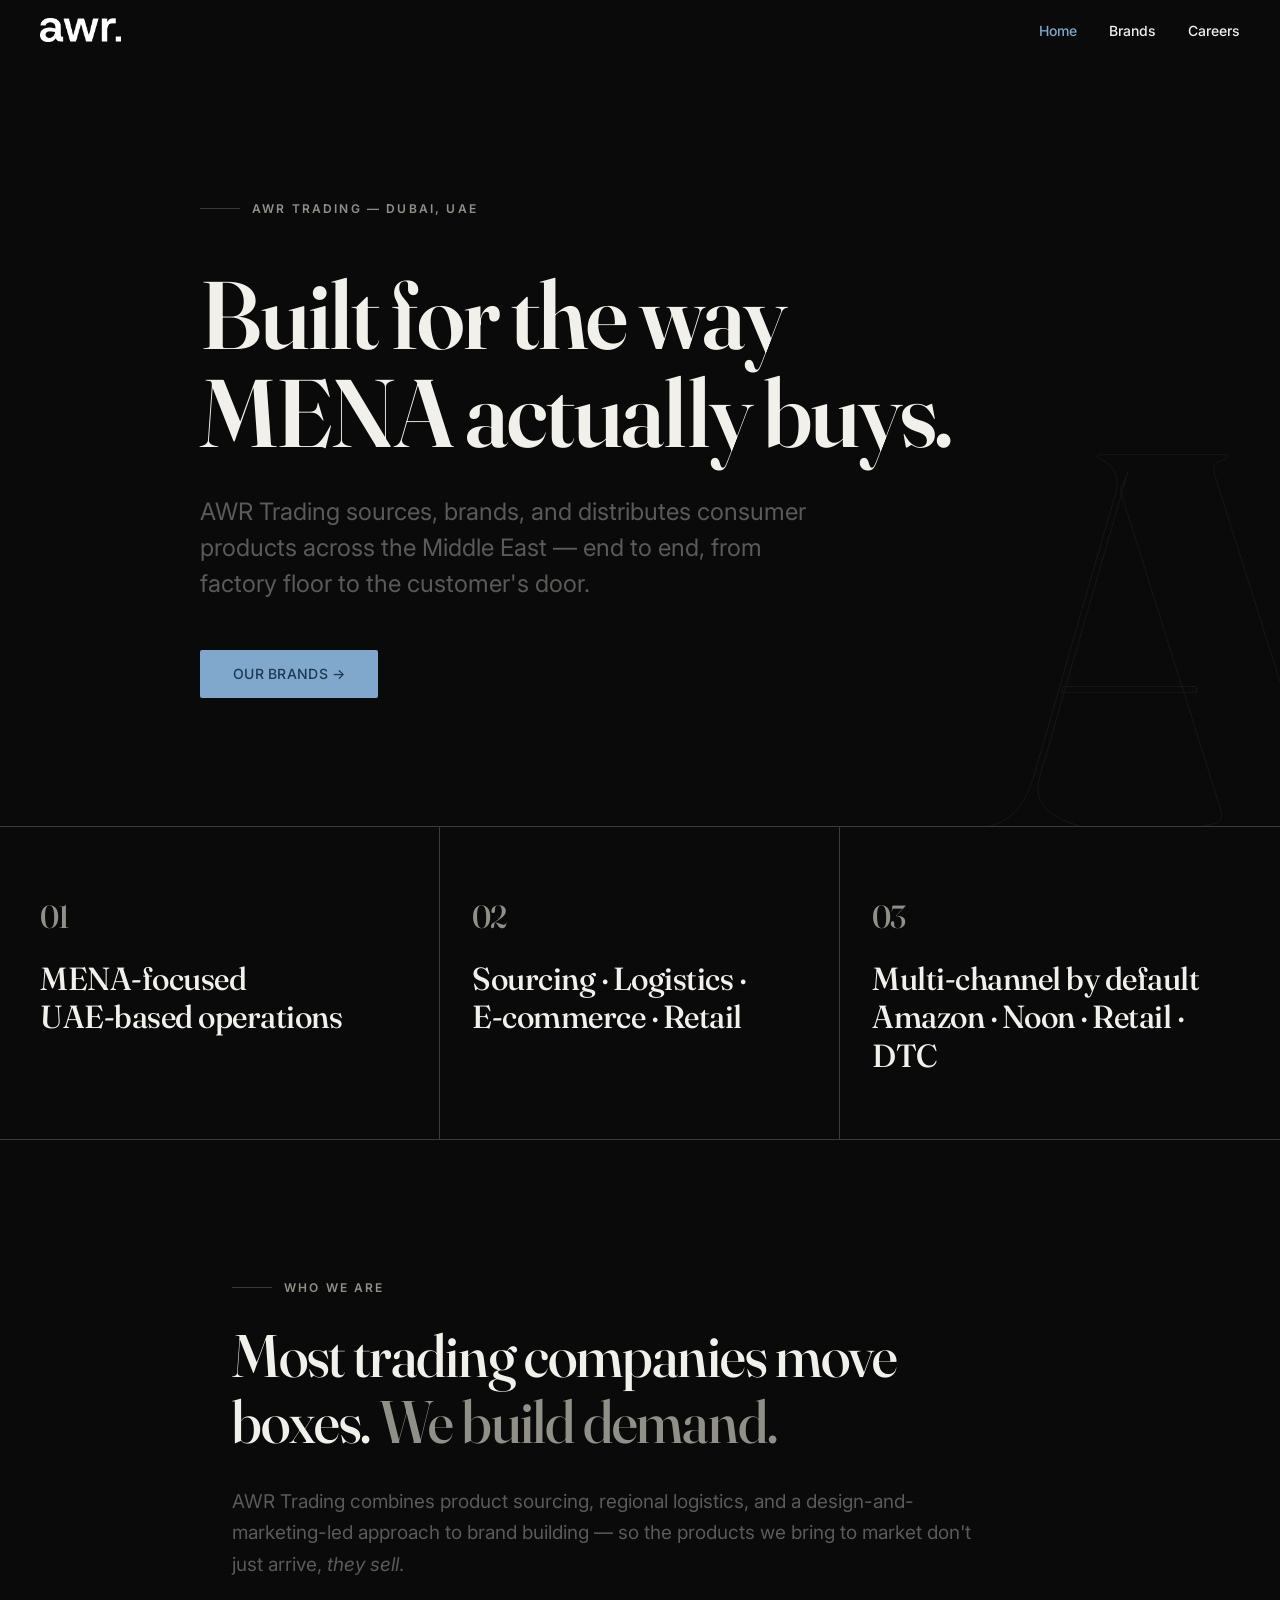
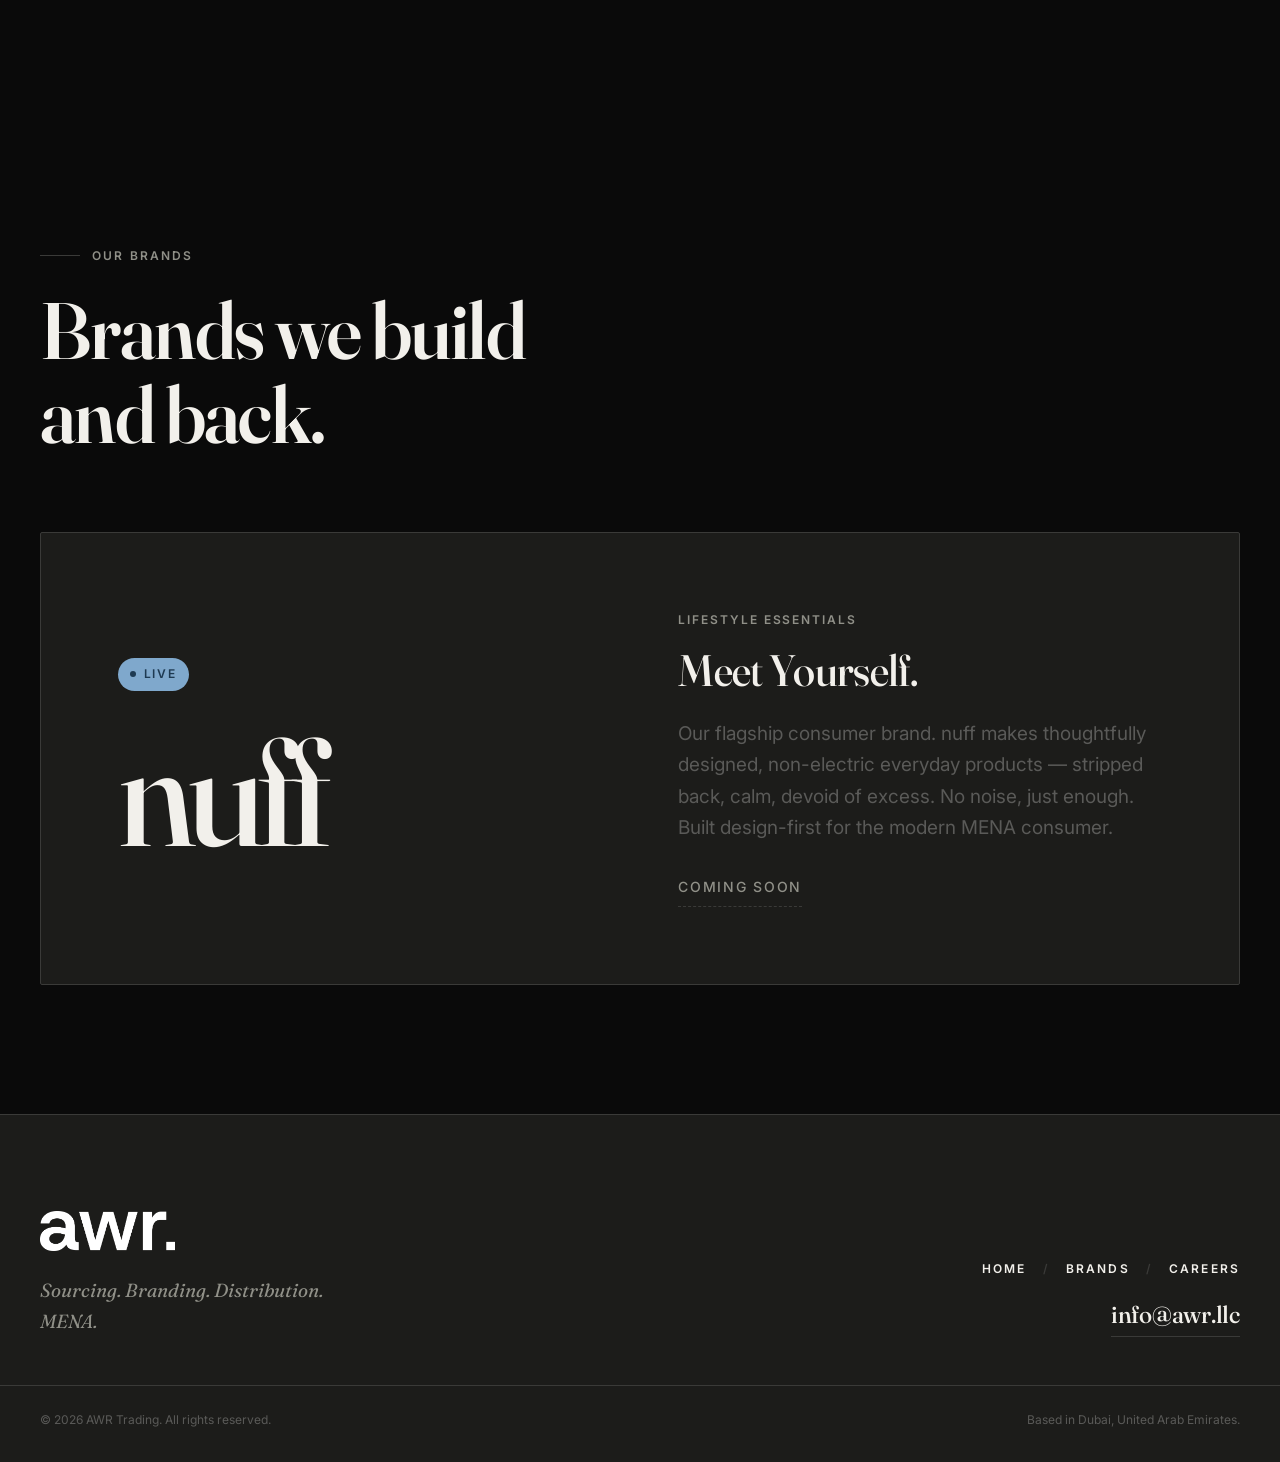
<file: index.html>
<!doctype html>
<html lang="en" dir="ltr">
<!--
  ============================================================
  AWR TRADING — Home (index.html)
  Production-ready static site. Open in browser to view.
  ============================================================
  CURRENT LIVE PAGES: index.html, brands.html.
  The About / What we do / Capabilities / Contact pages haven't
  been built yet, so any nav/footer link to them has been removed
  (no dead links anywhere). When those pages are built, restore
  the full nav and footer from the earlier copy in git history.

  To edit copy, look for the comments marked "EDITABLE COPY".
  To swap placeholders before launch, see README.md.

  Arabic / RTL:
  To switch the entire site to Arabic, change <html lang="en"
  dir="ltr"> to <html lang="ar" dir="rtl"> on every page. All
  layout uses CSS logical properties, so the layout mirrors
  automatically. See styles.css for the [dir="rtl"] hook block.
  ============================================================
-->
<head>
  <meta charset="utf-8">
  <meta name="viewport" content="width=device-width, initial-scale=1">

  <!-- ── SEO: unique per page ────────────────────────────── -->
  <title>AWR Trading — Sourcing, branding and distribution across MENA</title>
  <meta name="description" content="AWR Trading sources, brands, and distributes consumer products across the Middle East — end to end, from factory floor to the customer's door. UAE-based.">
  <link rel="canonical" href="https://awrtrading.com/">

  <!-- ── Open Graph / social ─────────────────────────────── -->
  <meta property="og:type" content="website">
  <meta property="og:site_name" content="AWR Trading">
  <meta property="og:title" content="AWR Trading — Sourcing, branding and distribution across MENA">
  <meta property="og:description" content="A UAE-based consumer-products operator. We source, brand, and distribute across the Middle East — end to end.">
  <meta property="og:url" content="https://awrtrading.com/">
  <!-- TODO: replace with real OG image (1200×630) once available -->
  <meta property="og:image" content="https://awrtrading.com/og-image.jpg">
  <meta name="twitter:card" content="summary_large_image">
  <meta name="twitter:title" content="AWR Trading — Sourcing, branding and distribution across MENA">
  <meta name="twitter:description" content="A UAE-based consumer-products operator. We source, brand, and distribute across the Middle East — end to end.">
  <meta name="twitter:image" content="https://awrtrading.com/og-image.jpg">

  <meta name="theme-color" content="#0A0A0A">

  <!-- ── Favicons (generated from Logo.png on a Void square) ── -->
  <link rel="icon" href="favicon.ico" sizes="any">
  <link rel="icon" type="image/png" sizes="16x16" href="favicon-16.png">
  <link rel="icon" type="image/png" sizes="32x32" href="favicon-32.png">
  <link rel="apple-touch-icon" sizes="180x180" href="apple-touch-icon.png">
  <link rel="manifest" href="site.webmanifest">

  <!-- ── Fonts: Fraunces (display) + Inter (body) ────────── -->
  <link rel="preconnect" href="https://fonts.googleapis.com">
  <link rel="preconnect" href="https://fonts.gstatic.com" crossorigin>
  <link rel="stylesheet" href="https://fonts.googleapis.com/css2?family=Fraunces:opsz,wght@9..144,400;9..144,500;9..144,600;9..144,700;9..144,800&family=Inter:wght@400;500;600;700&display=swap">

  <link rel="stylesheet" href="styles.css">

  <!-- ── JSON-LD: Organization schema (homepage only) ────── -->
  <script type="application/ld+json">
  {
    "@context": "https://schema.org",
    "@type": "Organization",
    "name": "AWR Trading",
    "url": "https://awrtrading.com",
    "description": "UAE-based consumer-products trading and brand-building company. Sourcing, branding, and distribution across the Middle East and North Africa.",
    "address": {
      "@type": "PostalAddress",
      "addressLocality": "Dubai",
      "addressCountry": "AE"
    },
    "areaServed": "MENA"
  }
  </script>
</head>
<body>

  <!-- Skip link: keyboard users jump past nav -->
  <a class="skip-link" href="#main">Skip to content</a>

  <!-- ============================================================
       HEADER / NAV  (identical on every page)
       Only links to pages that actually exist. When About /
       What we do / Capabilities / Contact pages are built,
       re-add them here AND in brands.html.
       ============================================================ -->
  <header class="site-header" data-header>
    <div class="container site-header__inner">

      <!-- Logo wordmark. File is white-on-transparent so it sits
           cleanly against the dark site background. To swap the
           logo, replace Logo.png in the project root (keep the
           same filename or update the src here and in the footer). -->
      <a href="index.html" class="wordmark" aria-label="AWR Trading — Home">
        <img src="Logo.png" alt="AWR Trading" class="wordmark__img">
      </a>

      <nav class="site-nav" aria-label="Primary">
        <button class="nav-toggle" type="button" aria-expanded="false" aria-controls="primary-menu" data-nav-toggle>
          <span class="nav-toggle__bar" aria-hidden="true"></span>
          <span class="nav-toggle__bar" aria-hidden="true"></span>
          <span class="visually-hidden">Menu</span>
        </button>

        <ul class="site-nav__list" id="primary-menu" data-nav-menu>
          <li><a href="index.html" aria-current="page">Home</a></li>
          <li><a href="brands.html">Brands</a></li>
          <li><a href="careers.html">Careers</a></li>
        </ul>
      </nav>

    </div>
  </header>

  <main id="main">

    <!-- ============================================================
         HERO
         EDITABLE COPY: headline, subhead, CTA.
         (The "Partner with us" CTA was removed because the
         contact page isn't built yet — re-add when ready.)
         ============================================================ -->
    <section class="hero" aria-labelledby="hero-title">
      <div class="container hero__inner">

        <p class="eyebrow eyebrow--light reveal">
          <span class="eyebrow__rule" aria-hidden="true"></span>
          AWR Trading — Dubai, UAE
        </p>

        <h1 id="hero-title" class="display-xl hero__title reveal">
          Built for the way<br>MENA actually buys<span class="accent-dot">.</span>
        </h1>

        <p class="lead hero__lead reveal">
          AWR Trading sources, brands, and distributes consumer
          products across the Middle East — end to end, from
          factory floor to the customer's door.
        </p>

        <div class="hero__ctas reveal">
          <a href="brands.html" class="btn btn--accent">Our brands &rarr;</a>
        </div>

      </div>

      <!-- Decorative typographic mark on the end-side.
           Purely visual. Hidden on small screens and from
           assistive tech. Replace with a real brand visual /
           hero photograph when available. -->
      <div class="hero__mark" aria-hidden="true">
        <span class="hero__mark-letter">A</span>
      </div>
    </section>

    <!-- ============================================================
         STATS / CAPABILITY STRIP
         Capability statements, NOT fabricated numbers.
         ============================================================ -->
    <section class="strip" aria-label="At a glance">
      <div class="container strip__grid">

        <div class="strip__cell reveal">
          <span class="strip__num">01</span>
          <p class="strip__statement">MENA-focused <br>UAE-based operations</p>
        </div>

        <div class="strip__cell reveal">
          <span class="strip__num">02</span>
          <p class="strip__statement">Sourcing &middot; Logistics &middot; <br>E-commerce &middot; Retail</p>
        </div>

        <div class="strip__cell reveal">
          <span class="strip__num">03</span>
          <p class="strip__statement">Multi-channel by default <br>Amazon &middot; Noon &middot; Retail &middot; DTC</p>
        </div>

      </div>
    </section>

    <!-- ============================================================
         INTRO BLOCK
         (The "More about AWR →" link was removed because the
         about page isn't built yet — re-add when ready.)
         ============================================================ -->
    <section class="section section--cream">
      <div class="container section__narrow">

        <p class="eyebrow reveal">
          <span class="eyebrow__rule" aria-hidden="true"></span>
          Who we are
        </p>

        <p class="pull reveal">
          Most trading companies move boxes. <span class="muted-inline">We build demand.</span>
        </p>

        <p class="body-lg reveal">
          AWR Trading combines product sourcing, regional logistics,
          and a design-and-marketing-led approach to brand building —
          so the products we bring to market don't just arrive,
          <em>they sell</em>.
        </p>

      </div>
    </section>

    <!-- ============================================================
         OUR BRANDS — nuff feature card
         Reuses the .brand-feature component from brands.html.
         CTA is plain text "Coming soon" (NOT a link) since the
         nuff site isn't live yet. When the nuff site goes live,
         replace .brand-feature__soon with an <a class="brand-feature__cta">
         exactly like the one on brands.html.
         ============================================================ -->
    <section class="section" aria-labelledby="home-brands-title">
      <div class="container">

        <header class="section__head reveal">
          <!-- This section's ONE Dusk accent is the LIVE pill on the
               nuff card. Section eyebrow rule stays mono (Carbon). -->
          <p class="eyebrow">
            <span class="eyebrow__rule" aria-hidden="true"></span>
            Our brands
          </p>
          <h2 id="home-brands-title" class="display-lg">
            Brands we build<br>and back<span class="accent-dot">.</span>
          </h2>
        </header>

        <article class="brand-feature reveal" aria-labelledby="brand-nuff-home">

          <div class="brand-feature__visual">
            <!-- Status pill — the single Dusk accent in this section -->
            <span class="brand-feature__pill" aria-label="Status: Live">Live</span>

            <!-- Wordmark placeholder. Swap for <img> when the real
                 nuff logo is available:
                 <img class="brand-feature__wordmark" src="brands/nuff.svg" alt="nuff"> -->
            <span class="brand-feature__wordmark" id="brand-nuff-home">nuff</span>
          </div>

          <div class="brand-feature__body">
            <p class="brand-feature__category">Lifestyle essentials</p>

            <h3 class="brand-feature__tagline">Meet&nbsp;Yourself.</h3>

            <p class="brand-feature__desc">
              Our flagship consumer brand. nuff makes thoughtfully
              designed, non-electric everyday products — stripped
              back, calm, devoid of excess. No noise, just enough.
              Built design-first for the modern MENA consumer.
            </p>

            <!-- Plain text — NOT a link, intentionally.
                 Replace with the <a class="brand-feature__cta">
                 pattern from brands.html when the nuff site is live. -->
            <span class="brand-feature__soon" aria-label="The nuff site is coming soon">
              Coming soon
            </span>
          </div>

        </article>

      </div>
    </section>

  </main>

  <!-- ============================================================
       FOOTER  (identical on every page — keep in sync)
       Minimal layout while only Home + Brands exist as live
       pages. When the other pages are built, restore the full
       multi-column footer from git history.
       ============================================================ -->
  <footer class="site-footer" role="contentinfo">
    <div class="container site-footer__minimal">

      <div class="site-footer__brand">
        <span class="wordmark wordmark--footer">
          <img src="Logo.png" alt="AWR Trading" class="wordmark__img">
        </span>
        <p class="site-footer__tag">
          Sourcing. Branding. Distribution. MENA.
        </p>
      </div>

      <div class="site-footer__meta">
        <nav class="site-footer__inline-nav" aria-label="Footer">
          <a href="index.html">Home</a>
          <span aria-hidden="true">/</span>
          <a href="brands.html">Brands</a>
          <span aria-hidden="true">/</span>
          <a href="careers.html">Careers</a>
        </nav>
        <a class="site-footer__email" href="mailto:info@awr.llc">info@awr.llc</a>
      </div>

    </div>

    <div class="container site-footer__base">
      <p>&copy; 2026 AWR Trading. All rights reserved.</p>
      <p>Based in Dubai, United Arab Emirates.</p>
    </div>
  </footer>

  <script src="script.js" defer></script>
</body>
</html>
</file>
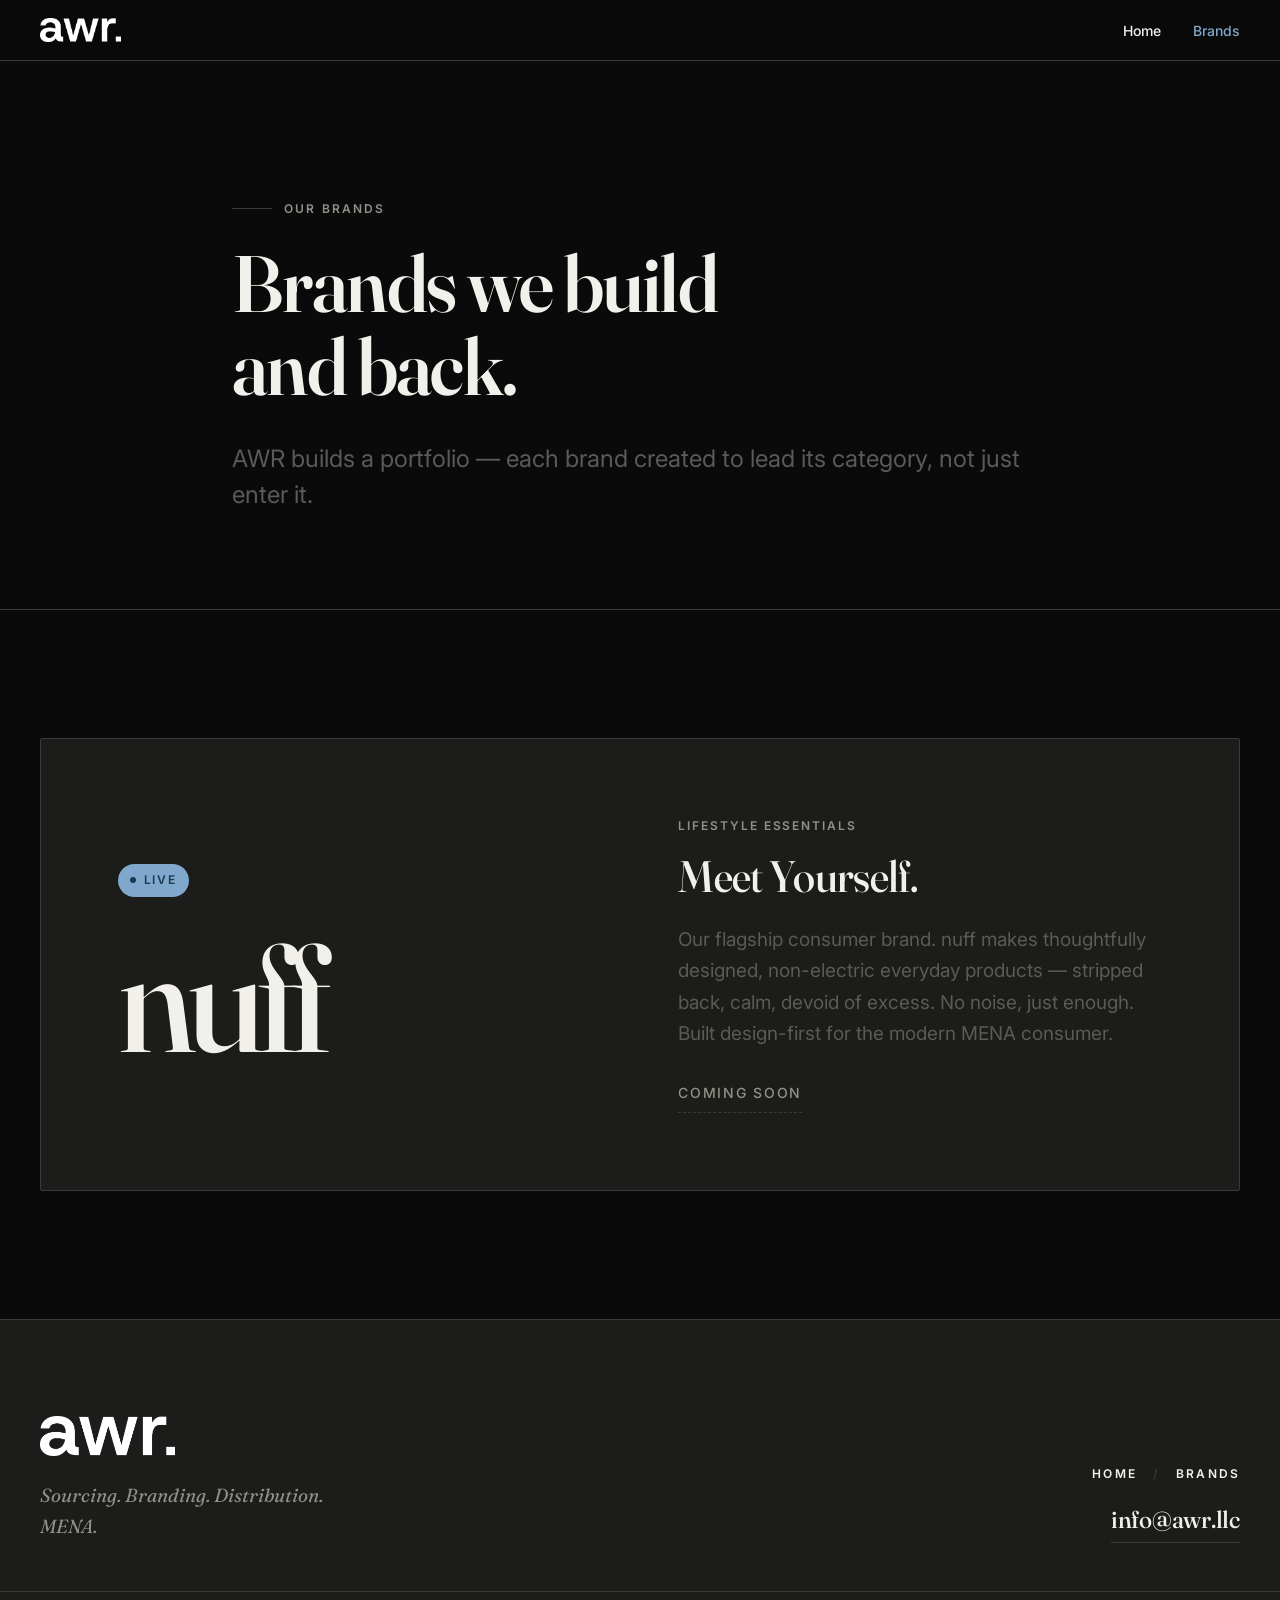
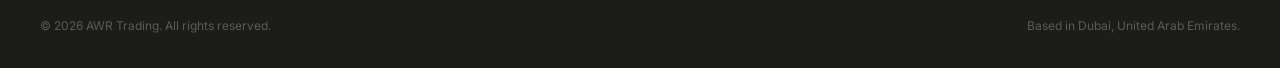
<file: brands.html>
<!doctype html>
<html lang="en" dir="ltr">
<!--
  ============================================================
  AWR TRADING — Our Brands (brands.html)
  ============================================================
  Features ONE brand: nuff.
  Header + footer are intentionally identical to index.html.
  If you edit them, edit them in both pages so they stay in sync.
  ============================================================
-->
<head>
  <meta charset="utf-8">
  <meta name="viewport" content="width=device-width, initial-scale=1">

  <!-- ── SEO ─────────────────────────────────────────────── -->
  <title>Our brands — AWR Trading</title>
  <meta name="description" content="AWR builds a portfolio of consumer brands. Our flagship: nuff — thoughtfully designed everyday products for the modern MENA consumer.">
  <link rel="canonical" href="https://awrtrading.com/brands.html">

  <!-- ── Open Graph / social ─────────────────────────────── -->
  <meta property="og:type" content="website">
  <meta property="og:site_name" content="AWR Trading">
  <meta property="og:title" content="Our brands — AWR Trading">
  <meta property="og:description" content="Our flagship: nuff. Thoughtfully designed everyday products for the modern MENA consumer.">
  <meta property="og:url" content="https://awrtrading.com/brands.html">
  <meta property="og:image" content="https://awrtrading.com/og-image.jpg">
  <meta name="twitter:card" content="summary_large_image">
  <meta name="twitter:title" content="Our brands — AWR Trading">
  <meta name="twitter:description" content="Our flagship: nuff. Thoughtfully designed everyday products for the modern MENA consumer.">
  <meta name="twitter:image" content="https://awrtrading.com/og-image.jpg">

  <meta name="theme-color" content="#0A0A0A">

  <!-- ── Favicons (generated from Logo.png on a Void square) ── -->
  <link rel="icon" href="favicon.ico" sizes="any">
  <link rel="icon" type="image/png" sizes="16x16" href="favicon-16.png">
  <link rel="icon" type="image/png" sizes="32x32" href="favicon-32.png">
  <link rel="apple-touch-icon" sizes="180x180" href="apple-touch-icon.png">
  <link rel="manifest" href="site.webmanifest">

  <!-- ── Fonts ───────────────────────────────────────────── -->
  <link rel="preconnect" href="https://fonts.googleapis.com">
  <link rel="preconnect" href="https://fonts.gstatic.com" crossorigin>
  <link rel="stylesheet" href="https://fonts.googleapis.com/css2?family=Fraunces:opsz,wght@9..144,400;9..144,500;9..144,600;9..144,700;9..144,800&family=Inter:wght@400;500;600;700&display=swap">

  <link rel="stylesheet" href="styles.css">
</head>
<body>

  <a class="skip-link" href="#main">Skip to content</a>

  <!-- ============================================================
       HEADER / NAV  (identical on every page)
       ============================================================ -->
  <header class="site-header site-header--solid" data-header>
    <div class="container site-header__inner">
      <!-- Logo wordmark — see index.html for swap notes. -->
      <a href="index.html" class="wordmark" aria-label="AWR Trading — Home">
        <img src="Logo.png" alt="AWR Trading" class="wordmark__img">
      </a>

      <nav class="site-nav" aria-label="Primary">
        <button class="nav-toggle" type="button" aria-expanded="false" aria-controls="primary-menu" data-nav-toggle>
          <span class="nav-toggle__bar" aria-hidden="true"></span>
          <span class="nav-toggle__bar" aria-hidden="true"></span>
          <span class="visually-hidden">Menu</span>
        </button>

        <ul class="site-nav__list" id="primary-menu" data-nav-menu>
          <li><a href="index.html">Home</a></li>
          <li><a href="brands.html" aria-current="page">Brands</a></li>
        </ul>
      </nav>
    </div>
  </header>

  <main id="main">

    <!-- ============================================================
         PAGE HERO
         EDITABLE COPY: kicker, title, lead.
         ============================================================ -->
    <section class="page-hero">
      <div class="container page-hero__inner">
        <p class="eyebrow page-hero__kicker reveal">
          <span class="eyebrow__rule" aria-hidden="true"></span>
          Our brands
        </p>
        <h1 class="display-lg reveal">
          Brands we build<br>and back<span class="accent-dot">.</span>
        </h1>
        <p class="lead reveal" style="margin-block-start: var(--space-6);">
          AWR builds a portfolio — each brand created to lead its
          category, not just enter it.
        </p>
      </div>
    </section>

    <!-- ============================================================
         BRAND FEATURE — nuff
         The section's single Dusk accent is the "Live" pill.
         CTA is plain text "Coming soon" (NOT a link) since the
         nuff site isn't live yet. When the nuff site is live,
         replace .brand-feature__soon with:
           <a href="https://nuff.example/" class="brand-feature__cta" rel="noopener">
             Visit nuff <span aria-hidden="true">&rarr;</span>
           </a>
         To add a real logo image, replace the wordmark <span>
         with: <img class="brand-feature__wordmark" src="brands/nuff.svg" alt="nuff">
         ============================================================ -->
    <section class="section">
      <div class="container">

        <article class="brand-feature reveal" aria-labelledby="brand-nuff">

          <div class="brand-feature__visual">
            <!-- Status pill — the single Dusk accent in this section -->
            <span class="brand-feature__pill" aria-label="Status: Live">Live</span>

            <!-- Wordmark placeholder. Swap for <img> when real logo lands. -->
            <span class="brand-feature__wordmark" id="brand-nuff">nuff</span>
          </div>

          <div class="brand-feature__body">
            <p class="brand-feature__category">Lifestyle essentials</p>

            <h2 class="brand-feature__tagline">Meet&nbsp;Yourself.</h2>

            <p class="brand-feature__desc">
              Our flagship consumer brand. nuff makes thoughtfully
              designed, non-electric everyday products — stripped
              back, calm, devoid of excess. No noise, just enough.
              Built design-first for the modern MENA consumer.
            </p>

            <!-- Plain text — NOT a link, intentionally. -->
            <span class="brand-feature__soon" aria-label="The nuff site is coming soon">
              Coming soon
            </span>
          </div>

        </article>

      </div>
    </section>

  </main>

  <!-- ============================================================
       FOOTER  (identical on every page — keep in sync)
       ============================================================ -->
  <footer class="site-footer" role="contentinfo">
    <div class="container site-footer__minimal">

      <div class="site-footer__brand">
        <span class="wordmark wordmark--footer">
          <img src="Logo.png" alt="AWR Trading" class="wordmark__img">
        </span>
        <p class="site-footer__tag">
          Sourcing. Branding. Distribution. MENA.
        </p>
      </div>

      <div class="site-footer__meta">
        <nav class="site-footer__inline-nav" aria-label="Footer">
          <a href="index.html">Home</a>
          <span aria-hidden="true">/</span>
          <a href="brands.html">Brands</a>
        </nav>
        <a class="site-footer__email" href="mailto:info@awr.llc">info@awr.llc</a>
      </div>

    </div>

    <div class="container site-footer__base">
      <p>&copy; 2026 AWR Trading. All rights reserved.</p>
      <p>Based in Dubai, United Arab Emirates.</p>
    </div>
  </footer>

  <script src="script.js" defer></script>
</body>
</html>
</file>
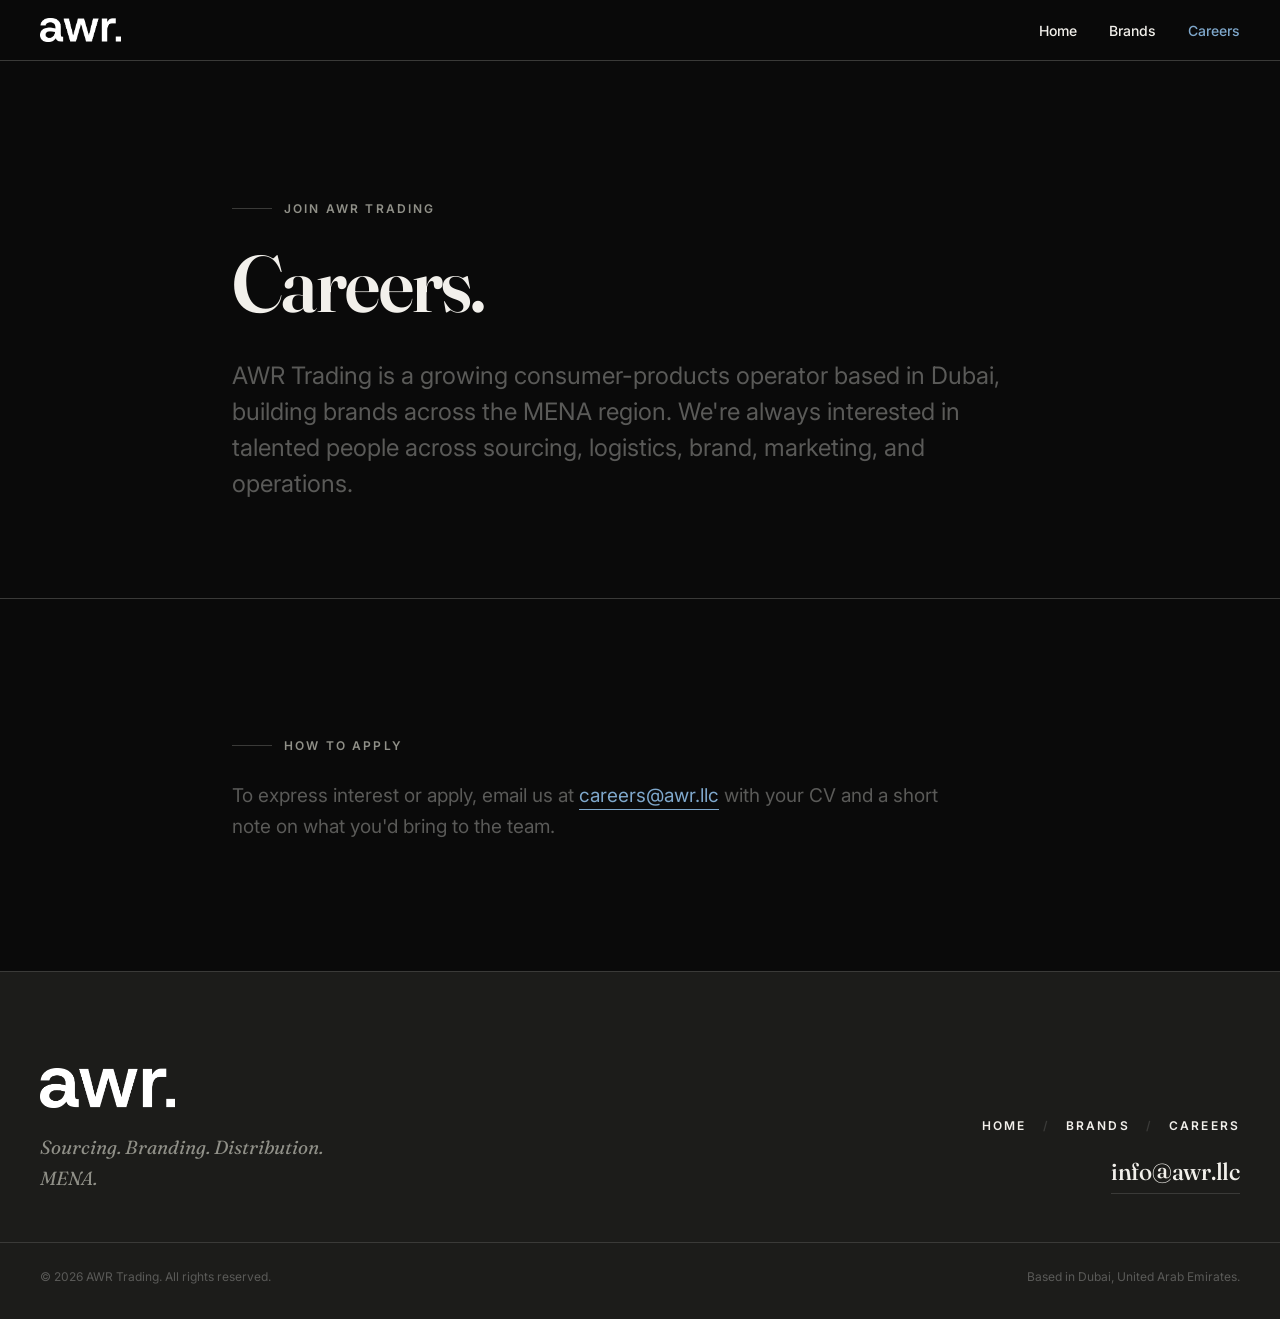
<file: careers.html>
<!doctype html>
<html lang="en" dir="ltr">
<!--
  ============================================================
  AWR TRADING — Careers (careers.html)
  ============================================================
  Header + footer are intentionally identical to index.html
  and brands.html. If you edit them, edit them in every page so
  they stay in sync.
  ============================================================
-->
<head>
  <meta charset="utf-8">
  <meta name="viewport" content="width=device-width, initial-scale=1">

  <!-- ── SEO ─────────────────────────────────────────────── -->
  <title>Careers — AWR Trading</title>
  <meta name="description" content="Join AWR Trading. We're a consumer-products operator based in Dubai, always interested in talent across sourcing, logistics, brand, marketing, and operations.">
  <link rel="canonical" href="https://awrtrading.com/careers.html">

  <!-- ── Open Graph / social ─────────────────────────────── -->
  <meta property="og:type" content="website">
  <meta property="og:site_name" content="AWR Trading">
  <meta property="og:title" content="Careers — AWR Trading">
  <meta property="og:description" content="Join AWR Trading. A consumer-products operator based in Dubai, building brands across MENA.">
  <meta property="og:url" content="https://awrtrading.com/careers.html">
  <meta property="og:image" content="https://awrtrading.com/og-image.jpg">
  <meta name="twitter:card" content="summary_large_image">
  <meta name="twitter:title" content="Careers — AWR Trading">
  <meta name="twitter:description" content="Join AWR Trading. A consumer-products operator based in Dubai, building brands across MENA.">
  <meta name="twitter:image" content="https://awrtrading.com/og-image.jpg">

  <meta name="theme-color" content="#0A0A0A">

  <!-- ── Favicons (generated from Logo.png on a Void square) ── -->
  <link rel="icon" href="favicon.ico" sizes="any">
  <link rel="icon" type="image/png" sizes="16x16" href="favicon-16.png">
  <link rel="icon" type="image/png" sizes="32x32" href="favicon-32.png">
  <link rel="apple-touch-icon" sizes="180x180" href="apple-touch-icon.png">
  <link rel="manifest" href="site.webmanifest">

  <!-- ── Fonts ───────────────────────────────────────────── -->
  <link rel="preconnect" href="https://fonts.googleapis.com">
  <link rel="preconnect" href="https://fonts.gstatic.com" crossorigin>
  <link rel="stylesheet" href="https://fonts.googleapis.com/css2?family=Fraunces:opsz,wght@9..144,400;9..144,500;9..144,600;9..144,700;9..144,800&family=Inter:wght@400;500;600;700&display=swap">

  <link rel="stylesheet" href="styles.css">
</head>
<body>

  <a class="skip-link" href="#main">Skip to content</a>

  <!-- ============================================================
       HEADER / NAV  (identical on every page)
       ============================================================ -->
  <header class="site-header site-header--solid" data-header>
    <div class="container site-header__inner">
      <!-- Logo wordmark — see index.html for swap notes. -->
      <a href="index.html" class="wordmark" aria-label="AWR Trading — Home">
        <img src="Logo.png" alt="AWR Trading" class="wordmark__img">
      </a>

      <nav class="site-nav" aria-label="Primary">
        <button class="nav-toggle" type="button" aria-expanded="false" aria-controls="primary-menu" data-nav-toggle>
          <span class="nav-toggle__bar" aria-hidden="true"></span>
          <span class="nav-toggle__bar" aria-hidden="true"></span>
          <span class="visually-hidden">Menu</span>
        </button>

        <ul class="site-nav__list" id="primary-menu" data-nav-menu>
          <li><a href="index.html">Home</a></li>
          <li><a href="brands.html">Brands</a></li>
          <li><a href="careers.html" aria-current="page">Careers</a></li>
        </ul>
      </nav>
    </div>
  </header>

  <main id="main">

    <!-- ============================================================
         PAGE HERO
         EDITABLE COPY: kicker, title, lead.
         ============================================================ -->
    <section class="page-hero">
      <div class="container page-hero__inner">
        <p class="eyebrow page-hero__kicker reveal">
          <span class="eyebrow__rule" aria-hidden="true"></span>
          Join AWR Trading
        </p>
        <h1 class="display-lg reveal">
          Careers<span class="accent-dot">.</span>
        </h1>
        <p class="lead reveal" style="margin-block-start: var(--space-6);">
          AWR Trading is a growing consumer-products operator
          based in Dubai, building brands across the MENA region.
          We're always interested in talented people across
          sourcing, logistics, brand, marketing, and operations.
        </p>
      </div>
    </section>

    <!-- ============================================================
         HOW TO APPLY
         The section's single Dusk accent is the mailto: link.
         ============================================================ -->
    <section class="section">
      <div class="container section__narrow">

        <p class="eyebrow reveal">
          <span class="eyebrow__rule" aria-hidden="true"></span>
          How to apply
        </p>

        <p class="body-lg reveal">
          To express interest or apply, email us at
          <a href="mailto:careers@awr.llc" class="email-dusk">careers@awr.llc</a>
          with your CV and a short note on what you'd bring to
          the team.
        </p>

      </div>
    </section>

  </main>

  <!-- ============================================================
       FOOTER  (identical on every page — keep in sync)
       ============================================================ -->
  <footer class="site-footer" role="contentinfo">
    <div class="container site-footer__minimal">

      <div class="site-footer__brand">
        <span class="wordmark wordmark--footer">
          <img src="Logo.png" alt="AWR Trading" class="wordmark__img">
        </span>
        <p class="site-footer__tag">
          Sourcing. Branding. Distribution. MENA.
        </p>
      </div>

      <div class="site-footer__meta">
        <nav class="site-footer__inline-nav" aria-label="Footer">
          <a href="index.html">Home</a>
          <span aria-hidden="true">/</span>
          <a href="brands.html">Brands</a>
          <span aria-hidden="true">/</span>
          <a href="careers.html">Careers</a>
        </nav>
        <a class="site-footer__email" href="mailto:info@awr.llc">info@awr.llc</a>
      </div>

    </div>

    <div class="container site-footer__base">
      <p>&copy; 2026 AWR Trading. All rights reserved.</p>
      <p>Based in Dubai, United Arab Emirates.</p>
    </div>
  </footer>

  <script src="script.js" defer></script>
</body>
</html>
</file>
<file: styles.css>
/* ============================================================
   AWR TRADING — styles.css
   Single shared stylesheet for all 6 pages.
   ============================================================

   CONTENTS
   --------
   1.  Design tokens (CSS custom properties)
   2.  Reset & base
   3.  Typography utilities
   4.  Layout: container, section, grid
   5.  Buttons, links, eyebrows
   6.  Header / nav
   7.  Hero
   8.  Stats / capability strip
   9.  Intro / pull-quote section
   10. Capability cards (4-up)
   11. CTA band
   12. Footer
   13. Page-specific blocks (about, what-we-do list, brands,
       capabilities list, contact form, generic page hero)
   14. Reveal-on-scroll animation
   15. RTL hook (Arabic switch)
   16. Reduced motion
   17. Print
   ============================================================

   COLOR SYSTEM — nuff palette (see :root below)
   ---------------------------------------------
   STRICT RULES (enforced site-wide):
     1. Void is the dominant background everywhere.
     2. NEVER pure white (#FFFFFF). Light text/surfaces use Off White.
     3. Dusk is an ACCENT only — never a large surface.
     4. ONE Dusk accent element per section, max.
     5. No color outside the palette. No warm tones / red / green.
     6. No gradients, gloss, or color overlays. Flat color only.
     7. Hierarchy via the mono ramp:
          Void   → background
          OffWh  → primary text
          Ash    → secondary text
          Stone  → captions / labels / muted numerals
          Mist   → disabled states / hairlines
     8. Borders/dividers use Carbon.
     9. "Partner with us" CTA: Dusk fill, Dusk Void text. Hover → Dusk Depth.
     10. Sticky-nav current-page highlight: Dusk.

   RTL / ARABIC
   ------------
   This site uses CSS *logical* properties throughout
   (margin-inline-*, padding-inline-*, inset-inline-*,
   text-align: start/end, border-inline-*) instead of physical
   left/right properties. That means setting <html dir="rtl">
   on a page will mirror the entire layout automatically.

   To switch the whole site to Arabic:
     1. Change <html lang="en" dir="ltr"> → <html lang="ar" dir="rtl">
        on every page.
     2. Load an Arabic font (e.g. "IBM Plex Sans Arabic") in
        each page <head> and add it to the --font-body stack
        in the [dir="rtl"] block at the bottom of this file.
     3. Translate the copy.
   No layout rules need to change.
   ============================================================ */


/* ──────────────────────────────────────────────────────────
   1. DESIGN TOKENS
   ────────────────────────────────────────────────────────── */
:root {
  /* ── Mono ramp ── */
  --void:        #0A0A0A;   /* primary background — hero, base */
  --deep:        #1C1C1A;   /* secondary background — cards, panels */
  --carbon:      #3A3A38;   /* dividers, borders, subtle UI */
  --ash:         #5A5A58;   /* secondary text, metadata */
  --stone:       #909088;   /* tertiary text, captions */
  --mist:        #C8C6C0;   /* disabled states, hairlines */
  --off-white:   #F2F0EB;   /* PRIMARY TEXT — never #FFFFFF */

  /* ── Dusk accent ramp ── */
  --dusk-frost:  #EEF2F7;   /* tinted info-panel bg (rare on this site) */
  --dusk-pale:   #C2D3E8;   /* hover states, subtle icon fills */
  --dusk:        #7FA8CC;   /* PRIMARY ACCENT — CTAs, dots, active states */
  --dusk-depth:  #4A7FA8;   /* pressed states, outline CTAs */
  --dusk-abyss:  #2A5070;   /* accent text on light surfaces */
  --dusk-void:   #1E3A52;   /* text on Dusk fill */

  /* ── Type families ── */
  --font-display: "Fraunces", Georgia, "Times New Roman", serif;
  --font-body:    "Inter", -apple-system, BlinkMacSystemFont, "Segoe UI", Helvetica, Arial, sans-serif;

  /* ── Type scale — mobile-first ── */
  --fs-xs:    0.75rem;   /* 12px */
  --fs-sm:    0.875rem;  /* 14px */
  --fs-base:  1rem;      /* 16px */
  --fs-md:    1.125rem;  /* 18px */
  --fs-lg:    1.375rem;  /* 22px */
  --fs-xl:    1.75rem;   /* 28px */
  --fs-2xl:   2.25rem;   /* 36px */
  --fs-3xl:   3rem;      /* 48px */
  --fs-4xl:   3.75rem;   /* 60px */
  --fs-5xl:   4.5rem;    /* 72px */

  /* ── Spacing rhythm ── */
  --space-1:  0.25rem;
  --space-2:  0.5rem;
  --space-3:  0.75rem;
  --space-4:  1rem;
  --space-5:  1.5rem;
  --space-6:  2rem;
  --space-7:  3rem;
  --space-8:  4rem;
  --space-9:  6rem;
  --space-10: 8rem;

  /* ── Layout ── */
  --container-w: 1280px;
  --container-px: clamp(1.25rem, 4vw, 2.5rem);

  /* ── Motion ── */
  --ease-out:  cubic-bezier(0.16, 1, 0.3, 1);
  --dur-fast:  150ms;
  --dur:       250ms;
  --dur-slow:  600ms;

  /* ── Misc ── */
  --radius: 2px;       /* deliberately small — architectural, not consumer */
  --hairline: 1px;
}

@media (min-width: 1024px) {
  :root {
    --fs-base: 1.0625rem;  /* 17px body on desktop */
    --fs-md:   1.1875rem;
    --fs-lg:   1.5rem;
    --fs-xl:   2rem;
    --fs-2xl:  2.75rem;
    --fs-3xl:  3.75rem;
    --fs-4xl:  5rem;
    --fs-5xl:  6rem;
  }
}


/* ──────────────────────────────────────────────────────────
   2. RESET & BASE
   ────────────────────────────────────────────────────────── */
*, *::before, *::after { box-sizing: border-box; }

html {
  -webkit-text-size-adjust: 100%;
  scroll-behavior: smooth;
  -webkit-font-smoothing: antialiased;
  -moz-osx-font-smoothing: grayscale;
}

body {
  margin: 0;
  background: var(--void);
  color: var(--off-white);
  font-family: var(--font-body);
  font-size: var(--fs-base);
  line-height: 1.65;
  font-weight: 400;
  text-rendering: optimizeLegibility;
}

img, svg, video { display: block; max-width: 100%; height: auto; }

button { font: inherit; color: inherit; background: none; border: 0; cursor: pointer; }

a { color: inherit; text-decoration: none; }

ul, ol { margin: 0; padding: 0; list-style: none; }

h1, h2, h3, h4, h5, h6, p { margin: 0; }

::selection { background: var(--dusk); color: var(--dusk-void); }

/* Visually-hidden helper (for screen-reader-only text) */
.visually-hidden {
  position: absolute;
  inline-size: 1px;
  block-size: 1px;
  padding: 0;
  margin: -1px;
  overflow: hidden;
  clip: rect(0,0,0,0);
  white-space: nowrap;
  border: 0;
}

/* Skip link — appears on focus */
.skip-link {
  position: absolute;
  inset-block-start: -100px;
  inset-inline-start: var(--space-4);
  background: var(--dusk);
  color: var(--dusk-void);
  padding: var(--space-3) var(--space-4);
  border-radius: var(--radius);
  z-index: 1000;
  transition: inset-block-start var(--dur) var(--ease-out);
}
.skip-link:focus { inset-block-start: var(--space-4); }

/* Universal focus ring — Dusk accent */
:focus { outline: none; }
:focus-visible {
  outline: 2px solid var(--dusk);
  outline-offset: 3px;
  border-radius: var(--radius);
}


/* ──────────────────────────────────────────────────────────
   3. TYPOGRAPHY UTILITIES
   ────────────────────────────────────────────────────────── */

/* Display sizes — Fraunces with optical sizing.
   font-variation-settings tunes the variable axes:
   - "opsz" (optical size) bumps to 144 at display sizes so
     letterforms get sharper, more editorial detail. */
.display-xl,
.display-lg,
.display-md,
.display-sm {
  font-family: var(--font-display);
  font-weight: 600;
  line-height: 1.02;
  letter-spacing: -0.02em;
  color: inherit;
  text-wrap: balance;
}

.display-xl {
  font-size: var(--fs-5xl);
  font-variation-settings: "opsz" 144;
}
.display-lg {
  font-size: var(--fs-4xl);
  font-variation-settings: "opsz" 144;
  line-height: 1.04;
}
.display-md {
  font-size: var(--fs-3xl);
  font-variation-settings: "opsz" 96;
  line-height: 1.06;
}
.display-sm {
  font-size: var(--fs-2xl);
  font-variation-settings: "opsz" 72;
  line-height: 1.1;
  letter-spacing: -0.015em;
}

/* Body sizes */
.lead {
  font-size: var(--fs-lg);
  line-height: 1.5;
  color: var(--ash);
  max-inline-size: 56ch;
  font-weight: 400;
}
.body-lg {
  font-size: var(--fs-md);
  line-height: 1.65;
  color: var(--ash);
  max-inline-size: 62ch;
}

/* The accent-dot span on display headlines.
   Under the new palette, default to inherit (off-white) so it
   doesn't compete with the section's single Dusk accent.
   Use .accent-dot--dusk if a section has no other accent and
   needs the typographic dot as its one accent element. */
.accent-dot { color: inherit; }
.accent-dot--dusk { color: var(--dusk); }

/* Inline muted text used inside pull-quotes */
.muted-inline { color: var(--stone); }


/* ──────────────────────────────────────────────────────────
   4. LAYOUT
   ────────────────────────────────────────────────────────── */
.container {
  inline-size: 100%;
  max-inline-size: var(--container-w);
  margin-inline: auto;
  padding-inline: var(--container-px);
}

.section {
  padding-block: clamp(var(--space-8), 10vw, var(--space-10));
}
/* Surface modifiers.
   Default body is Void. Use --deep for sections that need a
   slight lift (CTA band, footer). Class names retained for
   backwards compatibility with existing markup. */
.section--cream,
.section--navy   { background: var(--void); color: var(--off-white); }
.section--cream-2,
.section--deep   { background: var(--deep); color: var(--off-white); }

.section__head {
  margin-block-end: clamp(var(--space-7), 6vw, var(--space-9));
  max-inline-size: 60ch;
}
.section__narrow {
  max-inline-size: 56rem;
}
.section__more {
  margin-block-start: var(--space-6);
}


/* ──────────────────────────────────────────────────────────
   5. BUTTONS, LINKS, EYEBROWS
   ────────────────────────────────────────────────────────── */
.btn {
  display: inline-flex;
  align-items: center;
  gap: var(--space-2);
  padding: var(--space-4) var(--space-6);
  font-family: var(--font-body);
  font-weight: 500;
  font-size: var(--fs-sm);
  line-height: 1;
  letter-spacing: 0.02em;
  text-transform: uppercase;
  border-radius: var(--radius);
  transition: background var(--dur) var(--ease-out),
              color var(--dur) var(--ease-out),
              border-color var(--dur) var(--ease-out),
              transform var(--dur) var(--ease-out);
  white-space: nowrap;
  border: 1px solid transparent;
}
/* Primary CTA: Dusk fill, Dusk Void text. Hover → Dusk Depth. */
.btn--accent {
  background: var(--dusk);
  color: var(--dusk-void);
}
.btn--accent:hover { background: var(--dusk-depth); color: var(--off-white); }

/* Ghost on dark surfaces */
.btn--ghost {
  background: transparent;
  color: var(--off-white);
  border-color: var(--carbon);
}
.btn--ghost:hover {
  background: var(--off-white);
  color: var(--void);
  border-color: var(--off-white);
}
/* "ghost-light" alias retained for backwards compatibility */
.btn--ghost-light {
  background: transparent;
  color: var(--off-white);
  border-color: var(--carbon);
}
.btn--ghost-light:hover {
  background: var(--off-white);
  color: var(--void);
  border-color: var(--off-white);
}
.btn--sm {
  padding: var(--space-3) var(--space-5);
  font-size: var(--fs-xs);
}

/* Eyebrow — small uppercase label, often preceded by a short rule.
   Rule color defaults to Carbon (mono). Use eyebrow--accent in
   sections where the eyebrow rule should be the section's one
   Dusk accent. */
.eyebrow {
  display: inline-flex;
  align-items: center;
  gap: var(--space-3);
  font-family: var(--font-body);
  font-size: var(--fs-xs);
  font-weight: 600;
  letter-spacing: 0.18em;
  text-transform: uppercase;
  color: var(--stone);
  margin-block-end: var(--space-5);
}
.eyebrow--light { color: var(--stone); }
.eyebrow__rule {
  display: inline-block;
  inline-size: 2.5rem;
  block-size: 1px;
  background: var(--carbon);
  flex-shrink: 0;
}
.eyebrow--accent .eyebrow__rule { background: var(--dusk); }

/* Inline "→" link — uses Dusk on hover.
   Default state is mono; the hover lift to Dusk is the one
   accent moment in sections that use this link. */
.link-arrow {
  display: inline-flex;
  align-items: center;
  gap: var(--space-3);
  font-weight: 500;
  color: var(--off-white);
  border-block-end: 1px solid var(--carbon);
  padding-block-end: 2px;
  transition: gap var(--dur) var(--ease-out),
              color var(--dur) var(--ease-out),
              border-color var(--dur) var(--ease-out);
}
.link-arrow:hover {
  gap: var(--space-4);
  color: var(--dusk);
  border-block-end-color: var(--dusk);
}


/* ──────────────────────────────────────────────────────────
   6. HEADER / NAV
   ────────────────────────────────────────────────────────── */
.site-header {
  position: sticky;
  inset-block-start: 0;
  z-index: 100;
  background: transparent;
  backdrop-filter: blur(0);
  transition: background var(--dur) var(--ease-out),
              backdrop-filter var(--dur) var(--ease-out),
              border-color var(--dur) var(--ease-out);
  border-block-end: 1px solid transparent;
}
/* Scrolled state, applied via JS (data-scrolled) */
.site-header[data-scrolled="true"] {
  background: rgba(10, 10, 10, 0.92);
  backdrop-filter: saturate(140%) blur(10px);
  border-block-end-color: var(--carbon);
}
/* On pages where the hero isn't full-bleed (sub-pages),
   add class .site-header--solid for an immediately-solid header. */
.site-header--solid {
  background: rgba(10, 10, 10, 0.92);
  backdrop-filter: saturate(140%) blur(10px);
  border-block-end-color: var(--carbon);
}

.site-header__inner {
  display: flex;
  align-items: center;
  justify-content: space-between;
  gap: var(--space-5);
  padding-block: var(--space-4);
}

.wordmark {
  display: inline-flex;
  align-items: center;
  font-family: var(--font-display);
  font-weight: 700;
  font-size: 1.375rem;
  letter-spacing: -0.01em;
  color: var(--off-white);
  font-variation-settings: "opsz" 36;
}
.wordmark__dot { color: var(--dusk); }
.wordmark--footer { font-size: 2rem; }

/* Logo image wordmark (replaces text "AWR.").
   Header logo: ~22px tall, mirrors the original wordmark size.
   Footer logo: ~38px tall.
   Aspect ratio is preserved automatically via width: auto. */
.wordmark__img {
  display: block;
  block-size: 1.5rem;     /* 24px */
  inline-size: auto;
  /* Logo is white-on-transparent; against light backgrounds we
     do not currently use this wordmark, so no filter needed. */
}
.wordmark--footer .wordmark__img {
  block-size: 2.5rem;     /* 40px */
}

.site-nav__list {
  display: flex;
  align-items: center;
  gap: var(--space-6);
}
.site-nav__list > li > a:not(.btn) {
  font-size: var(--fs-sm);
  font-weight: 500;
  color: var(--off-white);
  position: relative;
  transition: color var(--dur) var(--ease-out);
}
.site-nav__list > li > a:not(.btn):hover { color: var(--dusk); }
.site-nav__list > li > a[aria-current="page"] {
  color: var(--dusk);
}

/* Hamburger button — hidden on desktop */
.nav-toggle {
  display: none;
  flex-direction: column;
  justify-content: center;
  gap: 5px;
  inline-size: 40px;
  block-size: 40px;
  padding: 8px;
}
.nav-toggle__bar {
  display: block;
  inline-size: 22px;
  block-size: 1.5px;
  background: var(--off-white);
  transition: transform var(--dur) var(--ease-out),
              opacity var(--dur) var(--ease-out);
}
.nav-toggle[aria-expanded="true"] .nav-toggle__bar:first-child {
  transform: translateY(3.25px) rotate(45deg);
}
.nav-toggle[aria-expanded="true"] .nav-toggle__bar:last-child {
  transform: translateY(-3.25px) rotate(-45deg);
}

/* Mobile nav */
@media (max-width: 859px) {
  .nav-toggle { display: inline-flex; align-items: center; justify-content: center; }
  .site-nav__list {
    position: fixed;
    inset-block-start: 64px;
    inset-inline: 0;
    flex-direction: column;
    align-items: stretch;
    gap: 0;
    padding: var(--space-6) var(--container-px) var(--space-8);
    background: var(--void);
    border-block-start: 1px solid var(--carbon);
    transform: translateY(-110%);
    transition: transform var(--dur-slow) var(--ease-out);
    block-size: calc(100vh - 64px);
    overflow-y: auto;
  }
  .site-nav__list[data-open="true"] { transform: translateY(0); }
  .site-nav__list > li {
    border-block-end: 1px solid var(--carbon);
  }
  .site-nav__list > li > a:not(.btn) {
    display: block;
    padding-block: var(--space-5);
    font-family: var(--font-display);
    font-size: var(--fs-xl);
    font-weight: 500;
    color: var(--off-white);
  }
  .site-nav__list > li:last-child {
    border-block-end: 0;
    margin-block-start: var(--space-5);
  }
  .site-nav__list > li:last-child > .btn { display: flex; justify-content: center; }
  body.nav-open { overflow: hidden; }
}


/* ──────────────────────────────────────────────────────────
   7. HERO
   ────────────────────────────────────────────────────────── */
.hero {
  position: relative;
  background: var(--void);
  color: var(--off-white);
  overflow: hidden;
  isolation: isolate;
  /* Pull header onto hero (header is transparent at top) */
  margin-block-start: -64px;
  padding-block-start: calc(64px + clamp(var(--space-8), 14vw, var(--space-10)));
  padding-block-end: clamp(var(--space-8), 12vw, var(--space-10));
}

.hero__inner {
  position: relative;
  z-index: 2;
  max-inline-size: 60rem;
}

.hero__title {
  margin-block: var(--space-5) var(--space-6);
}

.hero__lead {
  color: var(--ash);
  font-size: var(--fs-lg);
  max-inline-size: 42ch;
}

.hero__ctas {
  display: flex;
  flex-wrap: wrap;
  gap: var(--space-4);
  margin-block-start: var(--space-7);
}

/* Decorative typographic mark — large outlined "A" on end side.
   Under the new palette this is rendered in Off White at very
   low opacity, so it reads as texture, not an accent element.
   Hidden on small screens to keep the hero clean. */
.hero__mark {
  position: absolute;
  inset-block-end: -2vw;
  inset-inline-end: -3vw;
  z-index: 1;
  pointer-events: none;
  user-select: none;
  line-height: 0.8;
  opacity: 0.05;
}
.hero__mark-letter {
  font-family: var(--font-display);
  font-weight: 700;
  font-size: clamp(20rem, 42vw, 38rem);
  color: transparent;
  -webkit-text-stroke: 1px var(--off-white);
  font-variation-settings: "opsz" 144;
  letter-spacing: -0.04em;
}
@media (max-width: 859px) { .hero__mark { display: none; } }


/* ──────────────────────────────────────────────────────────
   8. STATS / CAPABILITY STRIP
   ────────────────────────────────────────────────────────── */
.strip {
  background: var(--void);
  border-block-start: 1px solid var(--carbon);
  border-block-end: 1px solid var(--carbon);
}
.strip__grid {
  display: grid;
  grid-template-columns: 1fr;
  gap: 0;
}
.strip__cell {
  padding-block: var(--space-7);
  border-block-end: 1px solid var(--carbon);
  display: flex;
  flex-direction: column;
  gap: var(--space-4);
}
.strip__cell:last-child { border-block-end: 0; }
.strip__num {
  font-family: var(--font-display);
  font-weight: 500;
  font-variation-settings: "opsz" 144;
  font-size: var(--fs-xl);
  color: var(--stone);
  letter-spacing: -0.02em;
}
.strip__statement {
  font-family: var(--font-display);
  font-weight: 500;
  font-size: var(--fs-xl);
  font-variation-settings: "opsz" 72;
  line-height: 1.2;
  letter-spacing: -0.015em;
  color: var(--off-white);
  text-wrap: balance;
}

@media (min-width: 768px) {
  .strip__grid {
    grid-template-columns: repeat(3, 1fr);
  }
  .strip__cell {
    padding: var(--space-8) var(--space-6);
    border-block-end: 0;
    border-inline-end: 1px solid var(--carbon);
  }
  .strip__cell:first-child { padding-inline-start: 0; }
  .strip__cell:last-child  { padding-inline-end: 0; border-inline-end: 0; }
}


/* ──────────────────────────────────────────────────────────
   9. INTRO / PULL-QUOTE SECTION
   ────────────────────────────────────────────────────────── */
.pull {
  font-family: var(--font-display);
  font-weight: 500;
  font-variation-settings: "opsz" 144;
  font-size: var(--fs-3xl);
  line-height: 1.1;
  letter-spacing: -0.02em;
  color: var(--off-white);
  text-wrap: balance;
  margin-block-end: var(--space-6);
}


/* ──────────────────────────────────────────────────────────
   10. CAPABILITY CARDS (4-up)
   ────────────────────────────────────────────────────────── */
.cap-grid {
  display: grid;
  grid-template-columns: 1fr;
  gap: var(--hairline);
  background: var(--carbon);
  border: 1px solid var(--carbon);
}
@media (min-width: 600px) {
  .cap-grid { grid-template-columns: 1fr 1fr; }
}
@media (min-width: 1024px) {
  .cap-grid { grid-template-columns: repeat(4, 1fr); }
}
.cap-card { background: var(--deep); }
.cap-card__link {
  display: flex;
  flex-direction: column;
  gap: var(--space-5);
  padding: var(--space-7) var(--space-6) var(--space-6);
  block-size: 100%;
  min-block-size: 14rem;
  transition: background var(--dur) var(--ease-out);
  position: relative;
}
.cap-card__link:hover {
  background: var(--void);
}
.cap-card__num {
  font-family: var(--font-display);
  font-size: var(--fs-sm);
  font-weight: 500;
  letter-spacing: 0.16em;
  color: var(--stone);
}
.cap-card__title {
  font-family: var(--font-display);
  font-variation-settings: "opsz" 96;
  font-weight: 500;
  font-size: var(--fs-xl);
  line-height: 1.15;
  letter-spacing: -0.015em;
  color: var(--off-white);
  margin-block-start: auto;
}
/* Arrow is mono at rest, Dusk only on hover (transient accent) */
.cap-card__arrow {
  font-size: var(--fs-lg);
  color: var(--mist);
  transition: transform var(--dur) var(--ease-out),
              color var(--dur) var(--ease-out);
  align-self: flex-start;
}
.cap-card__link:hover .cap-card__arrow {
  transform: translateX(6px);
  color: var(--dusk);
}


/* ──────────────────────────────────────────────────────────
   11. CTA BAND
   ────────────────────────────────────────────────────────── */
.cta-band {
  background: var(--deep);
  padding-block: clamp(var(--space-7), 8vw, var(--space-9));
  border-block-start: 1px solid var(--carbon);
  border-block-end: 1px solid var(--carbon);
}
.cta-band__inner {
  display: flex;
  flex-direction: column;
  align-items: flex-start;
  gap: var(--space-5);
  text-align: start;
}
.cta-band__title {
  max-inline-size: 18ch;
  color: var(--off-white);
}
.cta-band__lead {
  color: var(--stone);
  font-size: var(--fs-md);
  max-inline-size: 50ch;
}
@media (min-width: 900px) {
  .cta-band__inner {
    flex-direction: row;
    align-items: center;
    justify-content: space-between;
    gap: var(--space-7);
  }
  .cta-band__lead { flex: 1; }
}


/* ──────────────────────────────────────────────────────────
   12. FOOTER
   ────────────────────────────────────────────────────────── */
.site-footer {
  background: var(--deep);
  color: var(--stone);
  padding-block: var(--space-9) var(--space-6);
  border-block-start: 1px solid var(--carbon);
}
.site-footer__grid {
  display: grid;
  grid-template-columns: 1fr;
  gap: var(--space-7);
  padding-block-end: var(--space-8);
  border-block-end: 1px solid var(--carbon);
}
@media (min-width: 768px) {
  .site-footer__grid {
    grid-template-columns: 1.4fr 1fr 1fr 1.2fr;
    gap: var(--space-6);
  }
}
.site-footer__brand .wordmark--footer {
  color: var(--off-white);
  display: inline-block;
  margin-block-end: var(--space-4);
}
.site-footer__tag {
  font-family: var(--font-display);
  font-style: italic;
  font-weight: 400;
  font-size: var(--fs-md);
  color: var(--stone);
  max-inline-size: 28ch;
}
.site-footer__h {
  font-family: var(--font-body);
  font-size: var(--fs-xs);
  font-weight: 600;
  letter-spacing: 0.16em;
  text-transform: uppercase;
  color: var(--stone);
  margin-block-end: var(--space-4);
}
.site-footer ul li {
  margin-block-end: var(--space-3);
}
.site-footer a {
  color: var(--off-white);
  transition: color var(--dur) var(--ease-out);
}
.site-footer a:hover { color: var(--dusk); }
.site-footer__social { margin-block-start: var(--space-5); }

.site-footer__base {
  display: flex;
  flex-direction: column;
  gap: var(--space-2);
  padding-block-start: var(--space-5);
  font-size: var(--fs-xs);
  color: var(--ash);
}
@media (min-width: 768px) {
  .site-footer__base {
    flex-direction: row;
    justify-content: space-between;
  }
}

/* ── Minimal footer (current live nav: Home + Brands only) ──
   Used while service / contact pages are not yet built.
   When the other pages exist, switch back to .site-footer__grid. */
.site-footer__minimal {
  display: grid;
  grid-template-columns: 1fr;
  gap: var(--space-6);
  padding-block-end: var(--space-7);
  border-block-end: 1px solid var(--carbon);
}
@media (min-width: 768px) {
  .site-footer__minimal {
    grid-template-columns: 1fr auto;
    align-items: end;
    gap: var(--space-7);
  }
}
.site-footer__inline-nav {
  display: flex;
  align-items: center;
  gap: var(--space-4);
  font-family: var(--font-body);
  font-size: var(--fs-xs);
  font-weight: 600;
  letter-spacing: 0.18em;
  text-transform: uppercase;
}
.site-footer__inline-nav a {
  color: var(--off-white);
  transition: color var(--dur) var(--ease-out);
}
.site-footer__inline-nav a:hover { color: var(--dusk); }
.site-footer__inline-nav span {
  color: var(--carbon);
  user-select: none;
}

/* Footer meta block — stacks the inline-nav and the contact email */
.site-footer__meta {
  display: flex;
  flex-direction: column;
  align-items: flex-start;
  gap: var(--space-4);
}
@media (min-width: 768px) {
  .site-footer__meta {
    align-items: flex-end;
    text-align: end;
  }
}
.site-footer__email {
  font-family: var(--font-display);
  font-variation-settings: "opsz" 72;
  font-weight: 500;
  font-size: var(--fs-lg);
  letter-spacing: -0.01em;
  color: var(--off-white);
  border-block-end: 1px solid var(--carbon);
  padding-block-end: 2px;
  transition: color var(--dur) var(--ease-out),
              border-color var(--dur) var(--ease-out);
}
.site-footer__email:hover {
  color: var(--dusk);
  border-block-end-color: var(--dusk);
}


/* ──────────────────────────────────────────────────────────
   13. PAGE-SPECIFIC BLOCKS
   ────────────────────────────────────────────────────────── */

/* Generic sub-page hero (About / What We Do / etc.) */
.page-hero {
  background: var(--void);
  padding-block: clamp(var(--space-9), 14vw, var(--space-10)) clamp(var(--space-7), 8vw, var(--space-9));
  border-block-end: 1px solid var(--carbon);
}
.page-hero__inner { max-inline-size: 56rem; }
.page-hero__kicker { margin-block-end: var(--space-5); }

/* What We Do — large numbered capability rows */
.cap-list {
  display: flex;
  flex-direction: column;
  gap: 0;
}
.cap-row {
  display: grid;
  grid-template-columns: 1fr;
  gap: var(--space-5);
  padding-block: clamp(var(--space-7), 6vw, var(--space-8));
  border-block-start: 1px solid var(--carbon);
}
.cap-row:last-child { border-block-end: 1px solid var(--carbon); }
@media (min-width: 768px) {
  .cap-row {
    grid-template-columns: 8rem 1fr;
    gap: var(--space-7);
    align-items: baseline;
  }
}
@media (min-width: 1024px) {
  .cap-row { grid-template-columns: 10rem 1fr 1fr; gap: var(--space-8); }
}
.cap-row__num {
  font-family: var(--font-display);
  font-variation-settings: "opsz" 144;
  font-size: var(--fs-3xl);
  font-weight: 500;
  color: var(--stone);
  line-height: 1;
}
.cap-row__title {
  font-family: var(--font-display);
  font-variation-settings: "opsz" 96;
  font-weight: 500;
  font-size: var(--fs-2xl);
  line-height: 1.1;
  letter-spacing: -0.015em;
  color: var(--off-white);
  text-wrap: balance;
}
.cap-row__body {
  color: var(--ash);
  font-size: var(--fs-md);
  line-height: 1.65;
  max-inline-size: 50ch;
}

/* ── Brands page ──
   Single feature card for nuff. Wide and well-spaced.
   Deep surface, Carbon border, single Dusk accent on the
   "Live" status pill. Mono everywhere else. */
.brand-feature {
  background: var(--deep);
  border: 1px solid var(--carbon);
  border-radius: var(--radius);
  padding: clamp(var(--space-7), 6vw, var(--space-9));
  display: grid;
  grid-template-columns: 1fr;
  gap: var(--space-7);
}
@media (min-width: 900px) {
  .brand-feature {
    grid-template-columns: 1fr 1fr;
    gap: clamp(var(--space-7), 6vw, var(--space-9));
    align-items: center;
  }
}

.brand-feature__visual {
  display: flex;
  flex-direction: column;
  align-items: flex-start;
  gap: var(--space-6);
}

/* "Live" pill — THE single Dusk accent for this section */
.brand-feature__pill {
  display: inline-flex;
  align-items: center;
  gap: var(--space-2);
  padding: 0.4rem 0.75rem;
  font-family: var(--font-body);
  font-size: var(--fs-xs);
  font-weight: 600;
  letter-spacing: 0.14em;
  text-transform: uppercase;
  background: var(--dusk);
  color: var(--dusk-void);
  border-radius: 999px;
}
.brand-feature__pill::before {
  content: '';
  inline-size: 6px;
  block-size: 6px;
  border-radius: 50%;
  background: var(--dusk-void);
}

/* The "nuff" wordmark — large, present. Replace with an <img>
   when the real nuff logo is available:
     <img class="brand-feature__logo" src="brands/nuff.svg" alt="nuff" /> */
.brand-feature__wordmark {
  font-family: var(--font-display);
  font-variation-settings: "opsz" 144;
  font-weight: 500;
  font-size: clamp(5rem, 14vw, 9.5rem);
  line-height: 0.9;
  letter-spacing: -0.05em;
  color: var(--off-white);
}

.brand-feature__body { display: flex; flex-direction: column; }

.brand-feature__category {
  font-family: var(--font-body);
  font-size: var(--fs-xs);
  font-weight: 600;
  letter-spacing: 0.16em;
  text-transform: uppercase;
  color: var(--stone);
  margin-block-end: var(--space-4);
}

.brand-feature__tagline {
  font-family: var(--font-display);
  font-variation-settings: "opsz" 96;
  font-weight: 500;
  font-size: var(--fs-2xl);
  line-height: 1.1;
  letter-spacing: -0.015em;
  color: var(--off-white);
  margin-block-end: var(--space-5);
}

.brand-feature__desc {
  color: var(--ash);
  font-size: var(--fs-md);
  line-height: 1.65;
  max-inline-size: 50ch;
  margin-block-end: var(--space-6);
}

/* Mono CTA — uses .link-arrow underline pattern but stays
   off-white at rest. Hover state is a subtle off-white lift
   (NOT Dusk — the pill already owns the section's accent). */
.brand-feature__cta {
  display: inline-flex;
  align-items: center;
  gap: var(--space-3);
  font-family: var(--font-body);
  font-size: var(--fs-sm);
  font-weight: 500;
  letter-spacing: 0.04em;
  color: var(--off-white);
  border-block-end: 1px solid var(--carbon);
  padding-block-end: var(--space-2);
  align-self: flex-start;
  transition: gap var(--dur) var(--ease-out),
              border-color var(--dur) var(--ease-out);
}
.brand-feature__cta:hover {
  gap: var(--space-4);
  border-block-end-color: var(--off-white);
}

/* Static "Coming soon" — used in place of a CTA link when the
   destination isn't live yet. Styled to occupy the same visual
   slot as the CTA so layout stays consistent, but plainly
   non-interactive (Stone, muted underline). */
.brand-feature__soon {
  display: inline-flex;
  align-items: center;
  gap: var(--space-3);
  font-family: var(--font-body);
  font-size: var(--fs-sm);
  font-weight: 500;
  letter-spacing: 0.12em;
  text-transform: uppercase;
  color: var(--stone);
  border-block-end: 1px dashed var(--carbon);
  padding-block-end: var(--space-2);
  align-self: flex-start;
}

/* "More brands" caption that sat below the card in the old
   layout is no longer used (the line now lives in the page
   hero as the intro). Keeping the rules in case it returns. */
.brand-more {
  text-align: center;
  padding-block: clamp(var(--space-8), 10vw, var(--space-10));
  border-block-start: 1px solid var(--carbon);
  margin-block-start: var(--space-9);
}
.brand-more__title { margin-block-end: var(--space-4); }
.brand-more__lead {
  color: var(--ash);
  font-size: var(--fs-md);
  max-inline-size: 50ch;
  margin-inline: auto;
}

/* Capabilities page bullets */
.cap-bullets {
  display: grid;
  grid-template-columns: 1fr;
  gap: 0;
}
@media (min-width: 768px) {
  .cap-bullets { grid-template-columns: 1fr 1fr; gap: 0 var(--space-8); }
}
.cap-bullet {
  padding-block: var(--space-6);
  border-block-start: 1px solid var(--carbon);
  display: grid;
  grid-template-columns: auto 1fr;
  gap: var(--space-5);
  align-items: baseline;
}
.cap-bullet__num {
  font-family: var(--font-display);
  font-variation-settings: "opsz" 96;
  font-weight: 500;
  font-size: var(--fs-xl);
  color: var(--stone);
}
.cap-bullet__title {
  font-family: var(--font-display);
  font-variation-settings: "opsz" 72;
  font-weight: 500;
  font-size: var(--fs-lg);
  line-height: 1.2;
  letter-spacing: -0.01em;
  margin-block-end: var(--space-2);
  color: var(--off-white);
}
.cap-bullet__body {
  font-size: var(--fs-base);
  color: var(--ash);
  line-height: 1.6;
  max-inline-size: 44ch;
}

/* Careers page — single Dusk accent is the mailto: link.
   Reused class so a future Contact page can pick it up too. */
.email-dusk {
  color: var(--dusk);
  border-block-end: 1px solid var(--dusk);
  padding-block-end: 2px;
  transition: color var(--dur) var(--ease-out),
              border-block-end-color var(--dur) var(--ease-out);
}
.email-dusk:hover {
  color: var(--dusk-pale);
  border-block-end-color: var(--dusk-pale);
}

/* Contact page */
.contact-grid {
  display: grid;
  grid-template-columns: 1fr;
  gap: clamp(var(--space-7), 6vw, var(--space-9));
}
@media (min-width: 900px) {
  .contact-grid { grid-template-columns: 1fr 1.4fr; gap: var(--space-10); }
}
.contact-details__h {
  font-family: var(--font-body);
  font-size: var(--fs-xs);
  font-weight: 600;
  letter-spacing: 0.16em;
  text-transform: uppercase;
  color: var(--stone);
  margin-block: var(--space-5) var(--space-2);
}
.contact-details p,
.contact-details a {
  font-size: var(--fs-md);
  color: var(--off-white);
}
.contact-details a {
  border-block-end: 1px solid var(--dusk);
  padding-block-end: 2px;
  transition: color var(--dur) var(--ease-out);
}
.contact-details a:hover { color: var(--dusk); }

/* Form */
.form {
  display: grid;
  gap: var(--space-5);
}
.form__row {
  display: grid;
  gap: var(--space-2);
}
.form label {
  font-size: var(--fs-xs);
  font-weight: 600;
  letter-spacing: 0.12em;
  text-transform: uppercase;
  color: var(--stone);
}
.form input,
.form select,
.form textarea {
  font: inherit;
  color: var(--off-white);
  background: var(--deep);
  border: 1px solid var(--carbon);
  border-radius: var(--radius);
  padding: var(--space-4);
  inline-size: 100%;
  transition: border-color var(--dur) var(--ease-out),
              background var(--dur) var(--ease-out);
}
.form input:focus,
.form select:focus,
.form textarea:focus {
  border-color: var(--dusk);
  outline: none;
}
.form textarea { min-block-size: 8rem; resize: vertical; }
.form__grid-2 {
  display: grid;
  gap: var(--space-5);
  grid-template-columns: 1fr;
}
@media (min-width: 600px) {
  .form__grid-2 { grid-template-columns: 1fr 1fr; }
}
.form__actions {
  display: flex;
  align-items: center;
  gap: var(--space-5);
  margin-block-start: var(--space-3);
}
.form__msg {
  font-size: var(--fs-sm);
  color: var(--stone);
  min-block-size: 1.5em;
}
.form__msg[data-state="success"] { color: var(--dusk); font-weight: 500; }
.form__msg[data-state="error"]   { color: var(--mist); font-weight: 500; }


/* ──────────────────────────────────────────────────────────
   14. REVEAL-ON-SCROLL
   ────────────────────────────────────────────────────────── */
.reveal {
  opacity: 0;
  transform: translateY(16px);
  transition: opacity 700ms var(--ease-out), transform 700ms var(--ease-out);
  will-change: opacity, transform;
}
.reveal.is-visible {
  opacity: 1;
  transform: translateY(0);
}


/* ──────────────────────────────────────────────────────────
   15. RTL HOOK
   ────────────────────────────────────────────────────────── */
[dir="rtl"] .display-xl,
[dir="rtl"] .display-lg,
[dir="rtl"] .display-md,
[dir="rtl"] .display-sm,
[dir="rtl"] .pull,
[dir="rtl"] .cap-row__title,
[dir="rtl"] .strip__statement,
[dir="rtl"] .brand-feature__wordmark,
[dir="rtl"] .brand-feature__tagline {
  letter-spacing: 0;
}
/* Arrows that pointed → should point ← in RTL */
[dir="rtl"] .cap-card__arrow,
[dir="rtl"] .link-arrow span[aria-hidden],
[dir="rtl"] .brand-feature__cta span[aria-hidden] {
  transform: scaleX(-1);
}
[dir="rtl"] .cap-card__link:hover .cap-card__arrow {
  transform: scaleX(-1) translateX(6px);
}


/* ──────────────────────────────────────────────────────────
   16. REDUCED MOTION
   ────────────────────────────────────────────────────────── */
@media (prefers-reduced-motion: reduce) {
  *,
  *::before,
  *::after {
    animation-duration: 0.01ms !important;
    animation-iteration-count: 1 !important;
    transition-duration: 0.01ms !important;
    scroll-behavior: auto !important;
  }
  .reveal { opacity: 1; transform: none; }
}


/* ──────────────────────────────────────────────────────────
   17. PRINT
   ────────────────────────────────────────────────────────── */
@media print {
  .site-header, .site-footer, .cta-band, .hero__mark, .nav-toggle { display: none; }
  body { background: #fff; color: #000; }
  a { color: #000; text-decoration: underline; }
}
</file>
